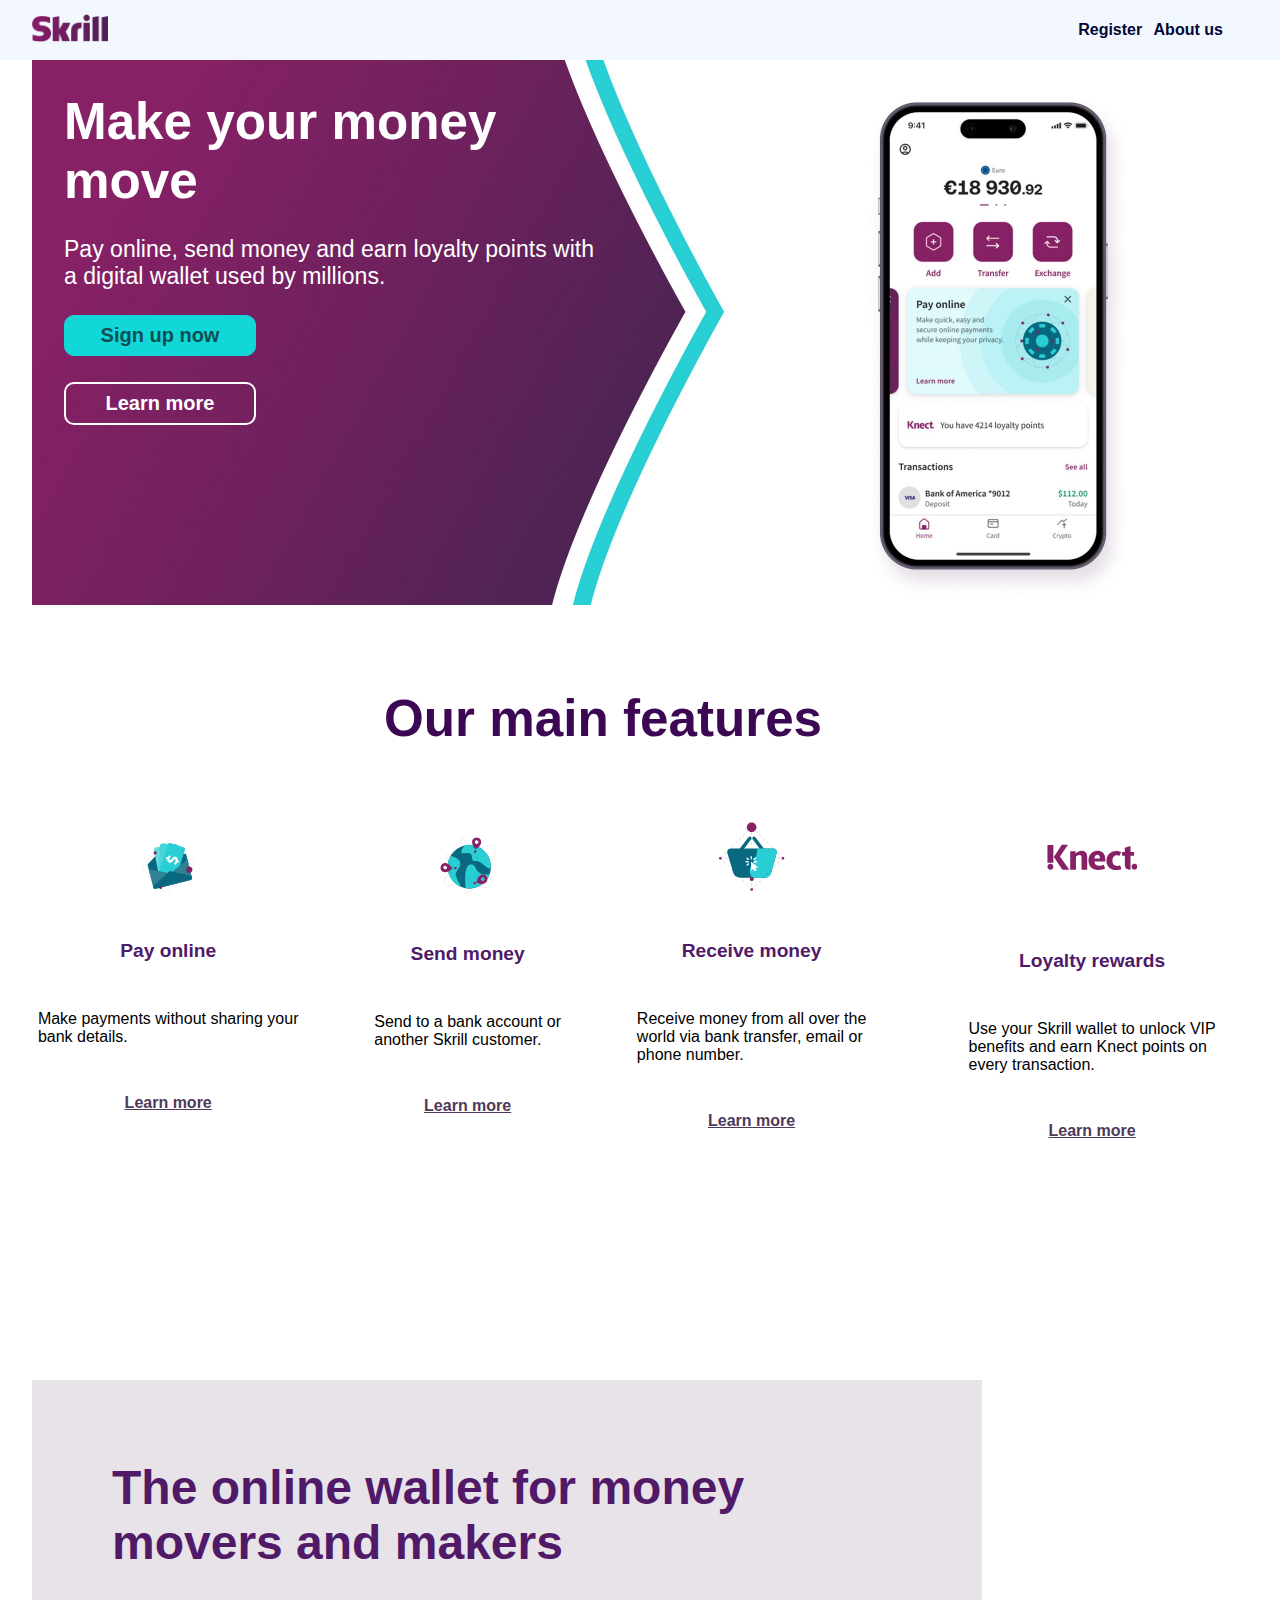
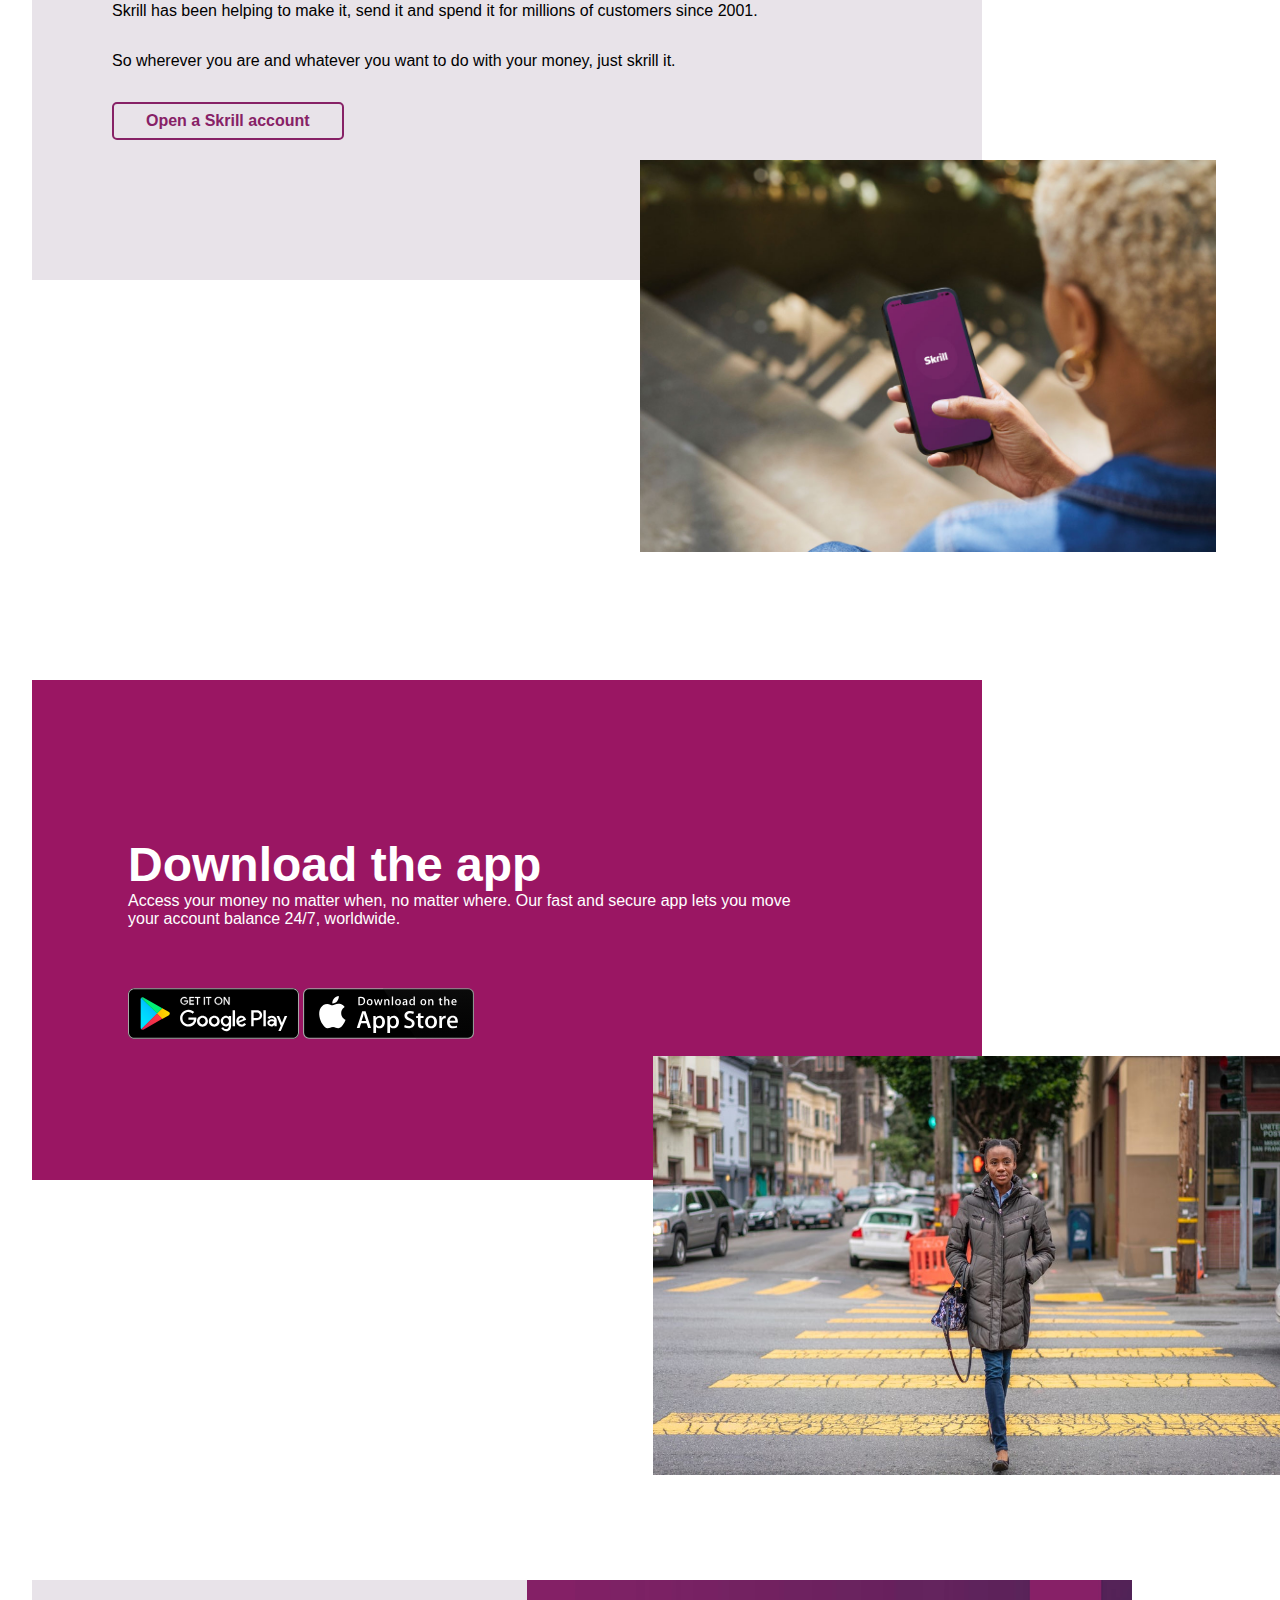
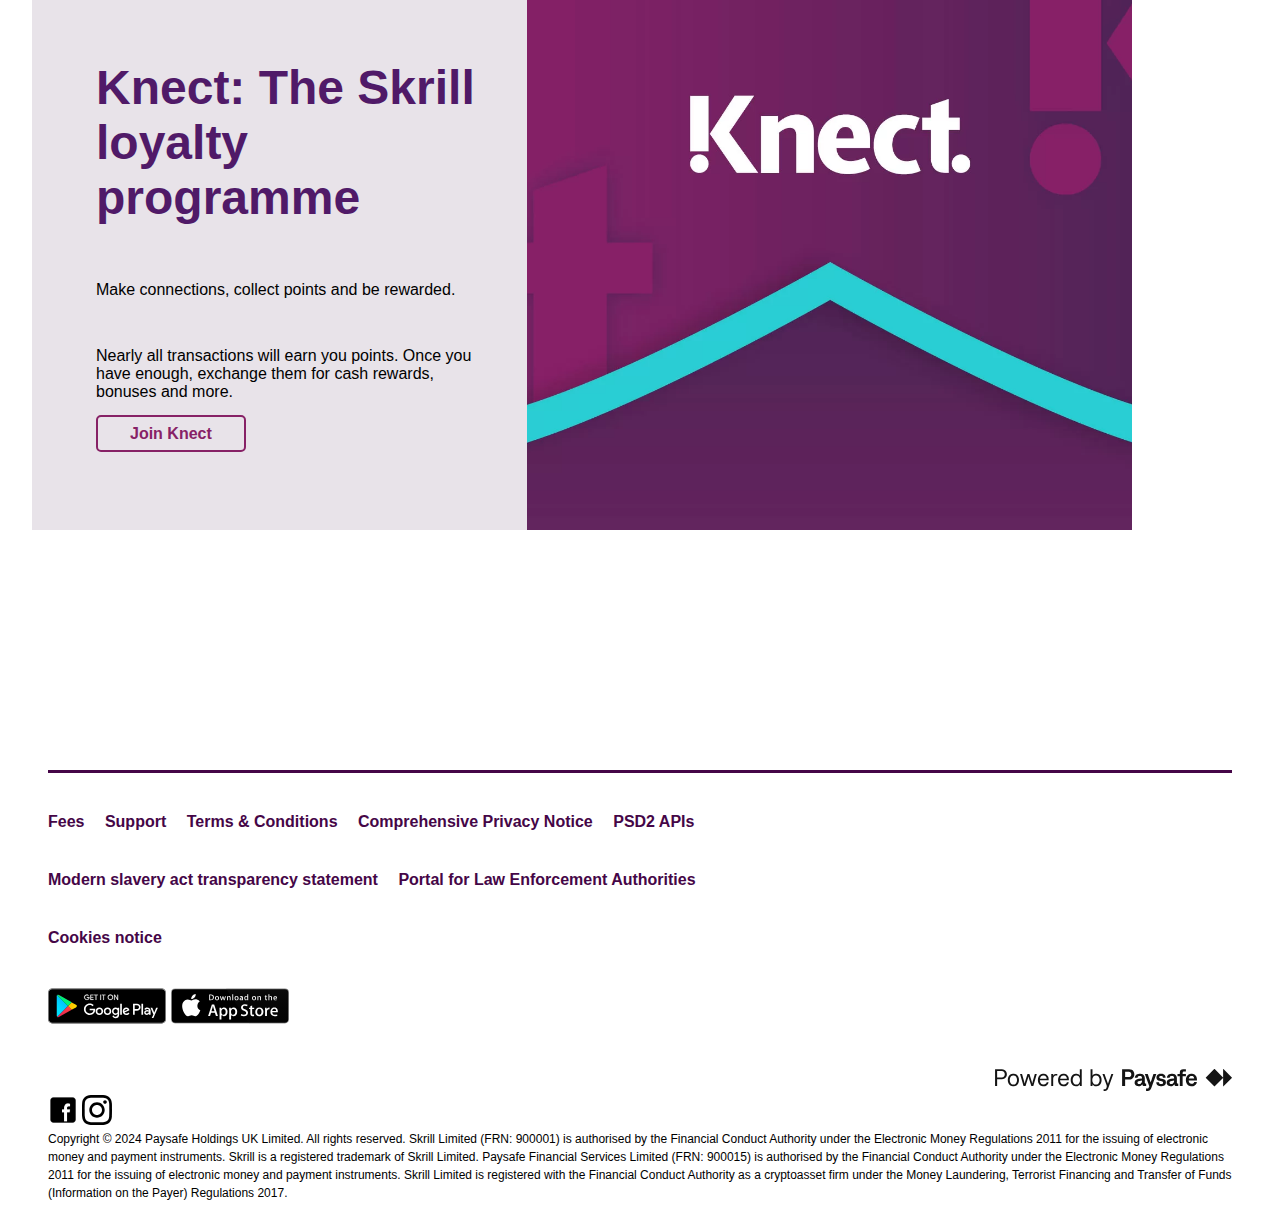
<file: index.html>
<!DOCTYPE html>
<html>
    <head>
        <link rel="stylesheet" href="./css/style.css">
        <meta charset="UTF-8">
        <meta name="viewport" content="width=device-width, inital-scale=1.0">
        <title>Online Wallet for Money Transfers & Online Payments</title>

    </head>
    <body>
        <nav>
            <div class="logo">
                <img src="./images/home-images/Skrill_logo.png" onclick="window.location.href='https://www.skrill.com'" alt="illustration" class="skrill-logo"></div>
                <div class="nav-items">
                    <a href="./login.html" class="register-item">Register</a>
                    <a href="./about-us.html" class="aboutus-item">About us</a>
                </div>
            </div>
        </nav>
        <section class="skrill">
            <div class="hero-section">
                    <img src="./images/home-images/skrillback.jpg" alt="illustration" class="skrill-background">
               <div class="section-one">
                    <h1>Make your money<br>move</h1>
                    <div class="paragraph-one">
                    <p>Pay online, send money and earn loyalty points with<br> a digital wallet used by millions.</p></div>
                    <button class="button-1" onclick="window.location.href='https://www.skrill.com'">Sign up now</button>
                    <button class="button-2" onclick="window.location.href='https://www.skrill.com'">Learn more</button>
                    </div>
                </div>
            </div>
        </section> 
        <section class="section-2">
                    <h1>Our main features</h1>
                <div class="column-two">
                    <div class="subsection-one">
                        <img src="./images/home-images/Envelop.svg" class="envelop1-image" alt="illustration">
                        <p2>Pay online</p2>
                        <p>Make payments without sharing your<br>bank details.</p>
                        <a href="https://www.skrill.com/en/pay-online/" class="learn-more">Learn more</a>
                      </div>
                     <div class="subsection-two">  
                        <img src="./images/home-images/send.svg" class="send-image" alt="illustration">
                        <p2>Send money</p2>
                        <p>Send to a bank account or<br>
                            another Skrill customer.</p>
                        <a href="https://www.skrill.com/en/transfer-money/" class="learn1-more">Learn more</a>
                     </div>
                    <div class="subsection-three">
                        <img src="./images/home-images/shopping.svg" class="shopping-image" alt="illustration">
                        <p2>Receive money</p2>
                        <p>Receive money from all over the<br>world via bank transfer, email or<br>phone number.</p>
                        <a href="https://www.skrill.com/en/transfer-money/receive-money/" class="learn2-more">Learn more</a>
                    </div>
                    <div class="subsection-four">
                        <img src="./images/home-images/knect-logo.svg" class="knect-image" alt="illustration">
                        <p2>Loyalty rewards</p2>
                        <p>Use your Skrill wallet to unlock VIP<br>benefits and earn Knect points on<br>every transaction.</p>
                        <a href="https://www.skrill.com/en/skrill-knect/" class="learn3-more">Learn more</a>
                    </div>
                </div>
        </section>
        <section class="skrill-join-us">
            <div class="join-us-box">
                <h2>The online wallet for money<br>movers and makers</h2>
                <p>Skrill has been helping to make it, send it and spend it for millions of customers since 2001.</p>
                <p>So wherever you are and whatever you want to do with your money, just skrill it.</p>
                <a href="https://account.skrill.com/wallet/account/sign-up?locale=en&_gl=1*1f9iyws*_ga*NzgxMDQ2ODIxLjE3MDk5ODY2MjM.*_ga_L8GGGYGBJ1*MTcxMjE4MDczMS41NS4xLjE3MTIxODA5MzcuMC4wLjA." class="register-skrill">Open a Skrill account</a>
        </div>
    </section>
        <div class="image-container">
            <div class="text-image">
                <img src="./images/home-images/skrillapp.jpg" alt="illustration" class="skrillapp-image">
            </div>
        </div>
    </section>
    <section class="download-app">
            <div class="download-app-box">
                <h2>Download the app</h2>
                <p>Access your money no matter when, no matter where. Our fast and secure app lets you move<br>your account balance 24/7, worldwide.</p>
                <div class="download-link">
                <img src="./images/home-images/googleplay.svg" alt="illustration" class="playstore-button"  onclick="window.location.href='https://play.google.com/'">
                <img src="./images/home-images/appstore.svg" alt="illustration" class="appstore-button" onclick="window.location.href='https://www.apple.com'"> 
            </div>
            </div>
    </section>
    <div class="sidewalk-image">
        <img src="./images/home-images/sidewalk.jpg" alt="illustration" class="sidewalk-image">
    </div>
    <section class="knect-container">
        <div class="knect-features-text">
            <h2>Knect: The Skrill<br>loyalty<br>programme</h2>
            <p>Make connections, collect points and be rewarded.</p>
            <p>Nearly all transactions will earn you points. Once you<br>have enough, exchange them for cash rewards, bonuses and more.<br></p>
            <a href="https://account.skrill.com/wallet/ng/" class="knect-join">Join Knect</a>
        </div>
            <img src="./images/home-images/knectfile.jpg" alt="illustration" class="knect-file">
       </section>
    <footer>
          <div class="footer-navigation">
            <ul>
                <li>
                 <a href="/" class="footer-fees">Fees</a>
                </li>
                <li>
                 <a href="/" class="footer-support">Support</a>
                </li>
                <li>
                    <a href="/" class="footer-terms">Terms & Conditions</a>
                </li>
                <li>
                    <a href="/" class="footer-privacy">Comprehensive Privacy Notice</a>
                </li>
                <li>
                    <a href="/" class="footer-api">PSD2 APIs</a>
                </li>
                <br>
                <li>
                    <a href="/" class="footer-statement">Modern slavery act transparency statement</a>
                </li>
                <li>
                    <a href="/" class="footer-portal">Portal for Law Enforcement Authorities</a>
                </li>
                <br>
                <li>
                    <a href="/" class="footer-cookies">Cookies notice</a>
                </li>
            </ul>
            <img src="./images/home-images/googleplay.svg" alt="illustration" onclick="window.location.href='https://play.google.com/'" class="playstore-image2">
            <img src="./images/home-images/appstore.svg" alt="illustration" onclick="window.location.href='https://www.apple.com'" class="appstore-image2">
            <img src="./images/home-images/powered02.svg" alt="illustration" class="powered-by-paysafe-image">
          <div class="social-media">
            <img src="./images/home-images/facebook.png" alt="illustration" onclick="window.location.href='https://www.facebook.com'" class="facebook-image">
            <img src="./images/home-images/instagram.svg" alt="illustration" onclick="window.location.href='https://www.instagram.com'" class="instagram-image">
        </div>
            <p3>Copyright © 2024 Paysafe Holdings UK Limited. All rights reserved. Skrill Limited (FRN: 900001) is authorised by the Financial Conduct Authority under the Electronic Money Regulations 2011 for the issuing of electronic money and payment instruments. Skrill is a registered trademark of Skrill Limited. Paysafe Financial Services Limited (FRN: 900015) is authorised by the Financial Conduct Authority under the Electronic Money Regulations 2011 for the issuing of electronic money and payment instruments. Skrill Limited is registered with the Financial Conduct Authority as a cryptoasset firm under the Money Laundering, Terrorist Financing and Transfer of Funds (Information on the Payer) Regulations 2017.</p3>
          </div>
        </div>
    </footer>
    </body>
</html>
</file>
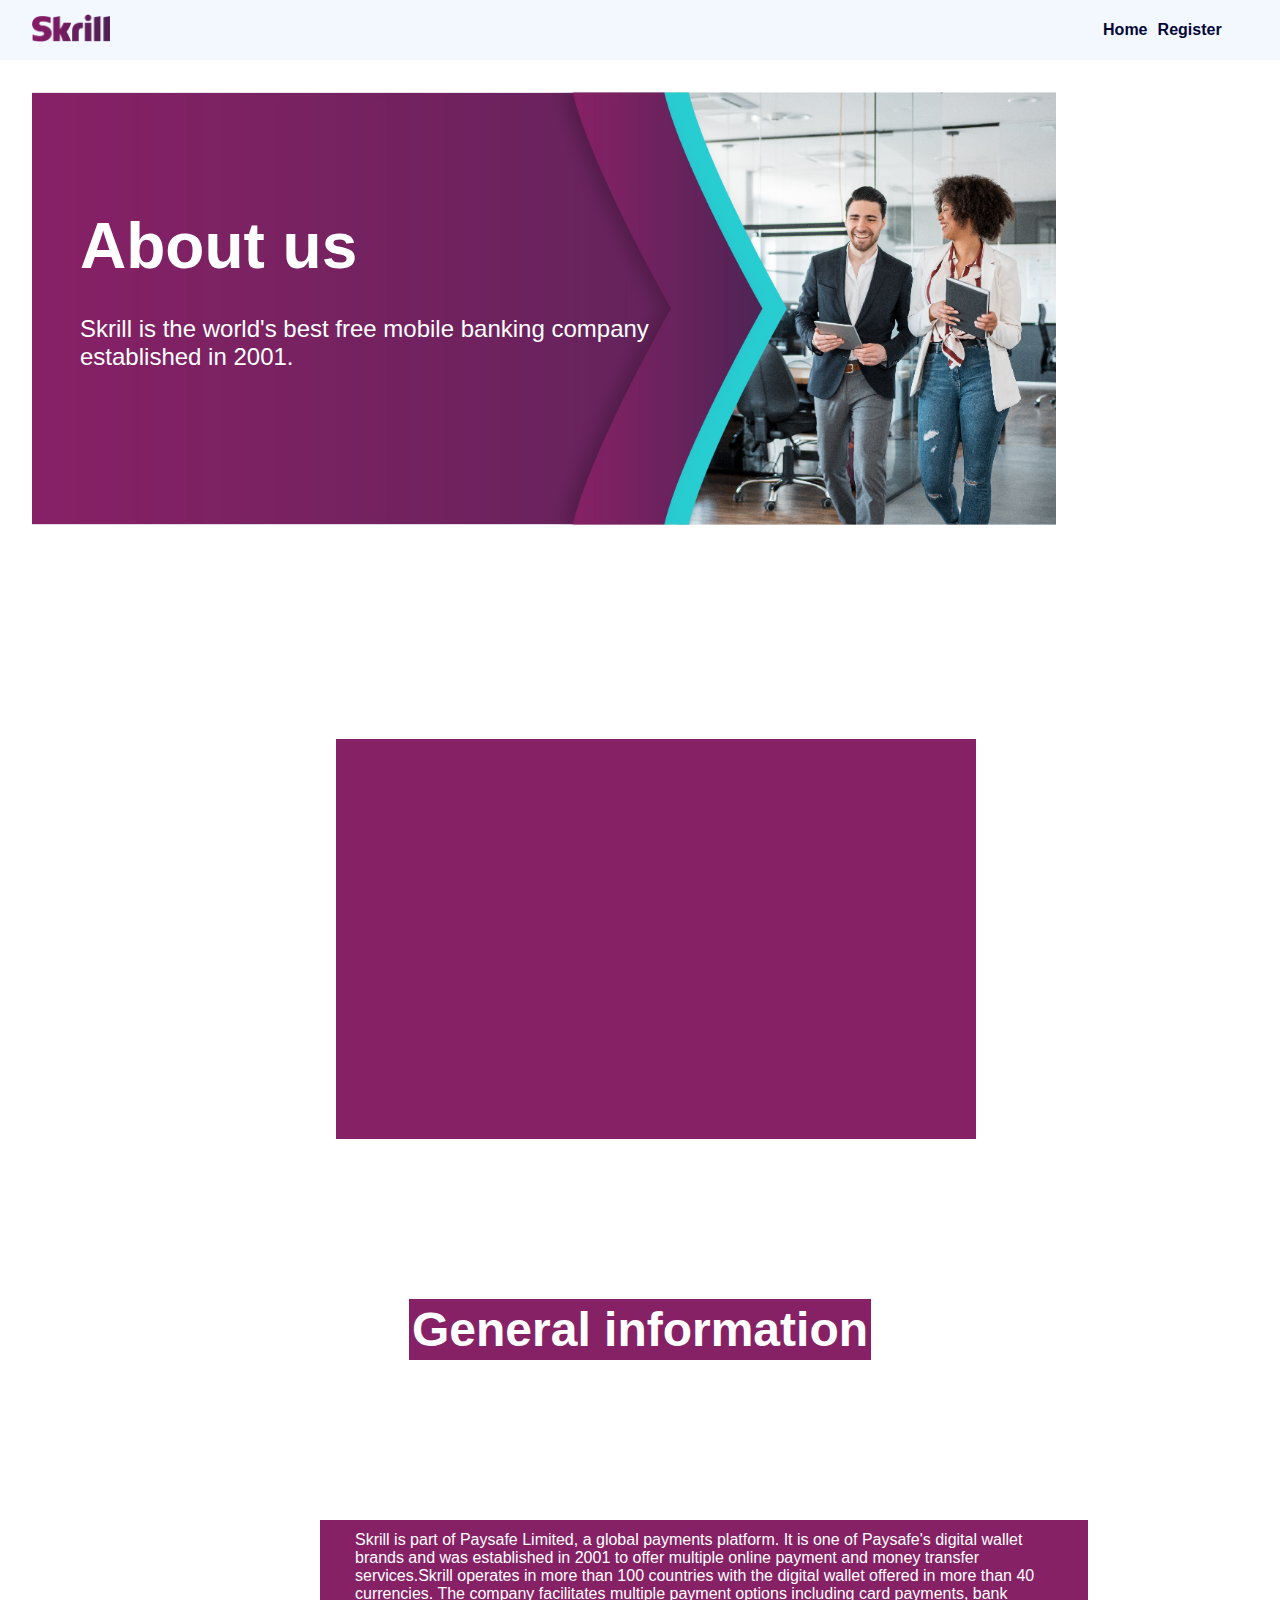
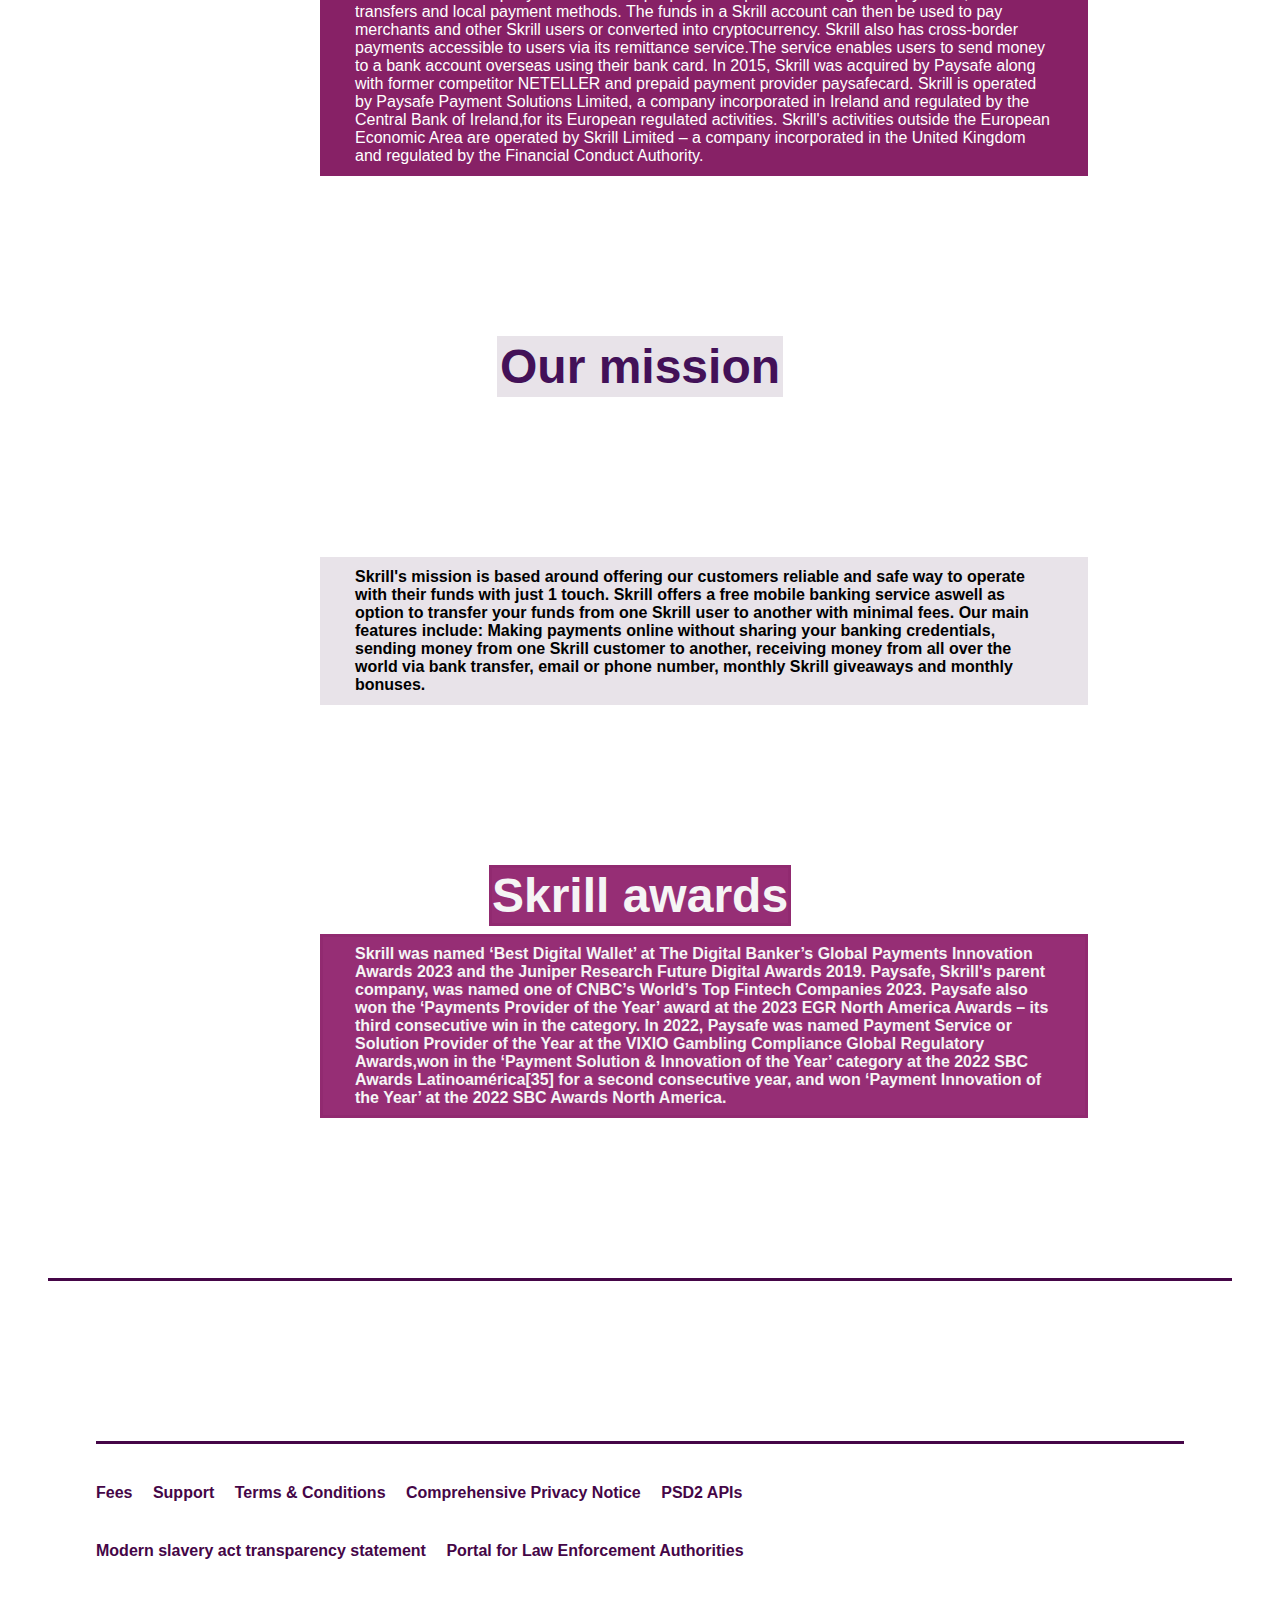
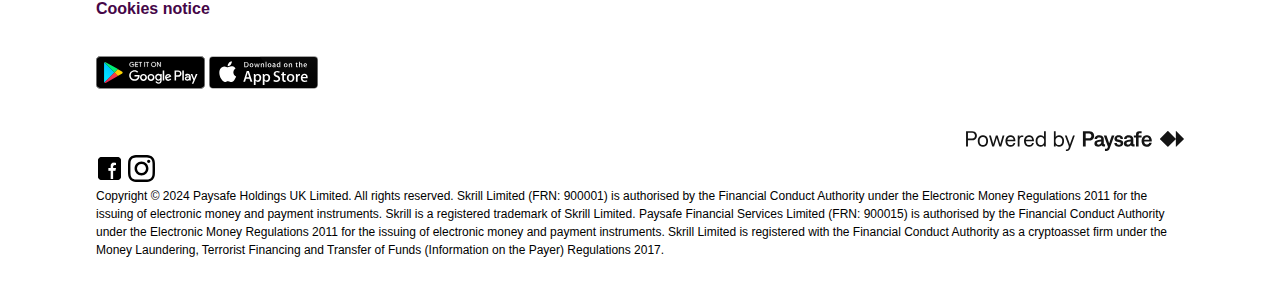
<file: about-us.html>
<!DOCTYPE html>
<html>
    <head>
        <link rel="stylesheet" href="./css/style2.css">
        <meta charset="UTF-8">
        <meta name="viewport" content="width=device-width, inital-scale=1.0">
        <title>Skrill | About us</title>
    </head>
     <nav>
        <div class="logo">
            <img src="./images/about-us-images/Skrill_logo.png" class="skrill-logo" alt="illustration">
        </div>
        <div class="nav-items">
            <a href="/" class="home-button">Home</a>
            <a href="/" class="register-button">Register</a>
        </div>
     </nav>
    <section class="skrill1">
      <div class="hero-section">
        <img src="./images/about-us-images/aboutus3.jpg" class="about-us-image" alt="illustration">
        <div class="section-one">
        <h1>About us</h1>
        <p>Skrill is the world's best free mobile banking company<br>established in 2001.</p>
    </div>
</div>
    </section>
    <section class="skrill-video">
        <div class="video-box">
            <iframe width="560" height="315" src="https://www.youtube.com/embed/Mjg90FBndhI?si=I_gVYYZzzkxzLdWo" title="YouTube video player" class="skrill-video" frameborder="0" allow="accelerometer; autoplay; clipboard-write; encrypted-media; gyroscope; picture-in-picture; web-share" referrerpolicy="strict-origin-when-cross-origin" allowfullscreen></iframe>
        </div>
    </section>
    <section class="general-info">
        <h1>General information</h1>
        <p>Skrill is part of Paysafe Limited, a global payments platform. It is one of Paysafe's digital wallet brands and was established in 2001 to offer multiple online payment and money transfer services.Skrill operates in more than 100 countries with the digital wallet offered
            in more than 40 currencies. The company facilitates multiple payment options including card payments, bank transfers and local payment methods. The funds in a Skrill account can then be used to pay merchants and other Skrill users or converted into cryptocurrency. Skrill also has cross-border payments accessible to users via its remittance service.The service enables users to send money to a bank account overseas using their bank card. In 2015, Skrill was acquired by Paysafe along with former competitor NETELLER and prepaid payment provider paysafecard. Skrill is operated by Paysafe Payment Solutions Limited, a company incorporated in Ireland and regulated by the Central Bank of Ireland,for its European regulated activities. Skrill's activities outside the European Economic Area are operated by Skrill Limited – a company incorporated in the United Kingdom and regulated by the Financial Conduct Authority.</p>
    </section>
    <section class="additional-content">
        <h1>Our mission</h1>
        <p>Skrill's mission is based around offering our customers reliable and safe way to operate with their funds with just 1 touch.
            Skrill offers a free mobile banking service aswell as option to transfer your funds from one Skrill user to another with minimal fees.
            Our main features include: Making payments online without sharing your banking credentials, sending money from one Skrill customer to another, receiving money from all over the world via bank transfer, email or phone number, monthly Skrill giveaways and monthly bonuses.
            </p>
    </section>
    <section class="skrill-awards-info">
        <h1>Skrill awards</h1>
        <p>Skrill was named ‘Best Digital Wallet’ at The Digital Banker’s Global Payments Innovation Awards 2023 and the Juniper Research Future Digital Awards 2019. Paysafe, Skrill's parent company, was named one of CNBC’s World’s Top Fintech Companies 2023. Paysafe also won the ‘Payments Provider of the Year’ award at the 2023 EGR North America Awards – its third consecutive win in the category. In 2022, Paysafe was named Payment Service or Solution Provider of the Year at the VIXIO Gambling Compliance Global Regulatory Awards,won in the ‘Payment Solution & Innovation of the Year’ category at the 2022 SBC Awards Latinoamérica[35] for a second consecutive year, and won ‘Payment Innovation of the Year’ at the 2022 SBC Awards North America.</p>
    </section>
    <footer>
        <footer>
            <div class="footer-navigation">
              <ul>
                  <li>
                   <a href="/" class="footer-fees">Fees</a>
                  </li>
                  <li>
                   <a href="/" class="footer-support">Support</a>
                  </li>
                  <li>
                      <a href="/" class="footer-terms">Terms & Conditions</a>
                  </li>
                  <li>
                      <a href="/" class="footer-privacy">Comprehensive Privacy Notice</a>
                  </li>
                  <li>
                      <a href="/" class="footer-api">PSD2 APIs</a>
                  </li>
                  <br>
                  <li>
                      <a href="/" class="footer-statement">Modern slavery act transparency statement</a>
                  </li>
                  <li>
                      <a href="/" class="footer-portal">Portal for Law Enforcement Authorities</a>
                  </li>
                  <br>
                  <li>
                      <a href="/" class="footer-cookies">Cookies notice</a>
                  </li>
              </ul>
              <img src="./images/about-us-images/googleplay.svg" alt="illustration" onclick="window.location.href='https://play.google.com/'" class="playstore-image2">
              <img src="./images/about-us-images/appstore.svg" alt="illustration" onclick="window.location.href='https://www.apple.com'" class="appstore-image2">
              <img src="./images/about-us-images/powered02.svg" alt="illustration" class="powered-by-paysafe-image">
            <div class="social-media">
              <img src="./images/about-us-images/facebook.png" alt="illustration" onclick="window.location.href='https://www.facebook.com'" class="facebook-image">
              <img src="./images/about-us-images/instagram.svg" alt="illustration" onclick="window.location.href='https://www.instagram.com'" class="instagram-image">
          </div>
          <p3>Copyright © 2024 Paysafe Holdings UK Limited. All rights reserved. Skrill Limited (FRN: 900001) is authorised by the Financial Conduct Authority under the Electronic Money Regulations 2011 for the issuing of electronic money and payment instruments. Skrill is a registered trademark of Skrill Limited. Paysafe Financial Services Limited (FRN: 900015) is authorised by the Financial Conduct Authority under the Electronic Money Regulations 2011 for the issuing of electronic money and payment instruments. Skrill Limited is registered with the Financial Conduct Authority as a cryptoasset firm under the Money Laundering, Terrorist Financing and Transfer of Funds (Information on the Payer) Regulations 2017.</p3>
          </div>
        </div>
    </footer>
    </body>
</html>
</file>
<file: css/style.css>
*{
    box-sizing:border-box;
    font-family:sans-serif;
    margin:0;
    padding:0;
}
body{
    overflow-x:hidden;
    width:100%;
}
nav{
    height:60px;
    display:flex;
    justify-content:space-between;
    align-items:center;
    text-wrap:nowrap;
    background-color:#F3F8FF;
    padding-right:5%;
    font-size:1em;
}
nav a{
    text-decoration:none;
    font-weight:bold;
    color:#030637;
    padding-right:5%;
}
nav a:hover{
    cursor:pointer;
}
.skrill-logo{
    width:10%;
    padding-left:2rem;
}
.skrill-logo:hover{
    cursor:pointer;
}
.hero-section{
    position:relative;
}
.skrill-background{
    width:100%;
    margin-left:2rem;
}
h1{
    font-size:4vw;
    color:white;
}
.paragraph-one{
    font-size:1.8vw;
    color:white;
}
.section-one{
    position:absolute; top:2rem; left:4rem;
    display:flex;
    flex-direction:column;
    gap:2vw;
    justify-content:flex-start;
    align-items:left;
    text-align:left;
}
.button-1{
    font-weight:bold;
    color:#0e5050;
    border-color:#11d7d8;
    background-color:#11d7d8;
    border-style:solid;
    border-radius:10px;
    border-width:1px;
    font-size:20px;
    z-index:1;
    padding: 0.5rem;
    width:12rem;
}
.button-1:hover{
    cursor:pointer;
    background-color:#0eb1b1;
    border-color:#0eb1b1;
}
.button-2{
    color:white;
    font-weight:bold;
    border-color:white;
    background-color: transparent;
    border-style:solid;
    border-radius:10px;
    border-width:2px;
    font-size:20px;
    z-index:1;
    padding:0.5rem 2rem;
    width:12rem;
}
.button-2:hover{
    cursor:pointer;
    background-color:rgba(240, 255, 255, 0.178);
    border-color:azure;
}
.section-2 h1{
    font-size:4vw;
    color:#3C0753;
    margin-left:2rem;
    text-wrap:nowrap;
    margin:0 30%;
    margin-top:2rem;
    margin-bottom:4rem;
}
.column-two img{
    width:30%;
    margin:0 30%;
}
.section-2{
    margin-top:5rem;
    margin-bottom:15rem;
}
.column-two p2{
    font-size:1.2rem;
    font-weight:bold;
    color:#501a68;
    
}
.column-two{
    display:flex;
    align-items:center;
    justify-content:space-around;
}
.subsection-one{
    display:flex;
    flex-direction:column;
    align-items:center;
    gap:3rem;
}
.subsection-one img{
    width:20%;
}
.subsection-two{
    display:flex;
    flex-direction:column;
    align-items:center;
    gap:3rem;
}
.subsection-three{
    display:flex;
    flex-direction:column;
    align-items:center;
    gap:3rem;
}
.subsection-four{
    display:flex;
    flex-direction:column;
    align-items:center;
    gap:3rem;
}
.column-two a{
    font-weight:bold;
    color:#4f395a;
}
.column-two a:hover{
    color:#361447;
}
.join-us-box{
    display:flex;
    align-items:flex-start;
    flex-direction:column;
    width:950px;
    height:500px;
    background-color:#e8e3e9;
    margin-left:2rem;
    padding-left:5rem;
    padding-top:5rem;
}
.join-us-box h2{
    color:#501a68;
    font-size:3rem;
    align-items:center;
}
.join-us-box p{
    padding-top:2rem;
}
.join-us-box a{
    margin-top:2rem;
    font-weight:bold;
    text-decoration:none;
    border-style:solid;
    border-radius:5px;
    border-width:2px;
    color:#872166;
    padding:0.5rem 2rem;
}
.join-us-box a:hover{
    background-color:#fffeff65;
}
.skrillapp-image{
    position:absolute; top:110rem; left:50%;
    width:45%;
}
.download-app-box{
    color:white;
    display:flex;
    flex-direction:column;
    justify-content:center;
    background-color:#9A1663;
    width:950px;
    height:500px;
    margin-top:25rem;
    margin-bottom:15rem;
    margin-left:2rem;
    padding-left:6rem;
    padding-top:5rem;
}
.download-app-box h2{
    font-size:3rem;
}
.download-app-box img{
    width:20%;
}
.download-link{
    display:inline;
}
.download-app-box img:hover{
    cursor:pointer;
}
.sidewalk-image{
    width:70%;
    position:absolute; left:30%; top:83rem;
}
.knect-container{
    display:flex;
    background-color:#e8e3e9;
    width:1100px;
    height:550px;
    margin-top:25rem;
    margin-bottom:15rem;
    margin-left:2rem;
}
.knect-container h2{
    font-size:3rem;
    color:#501a68;
    margin-bottom:2rem;
}
.knect-container img{
    width:55%;
    height: 100%;
    object-fit: cover;
    transform: none;
    margin-left:3rem;
}
.knect-features-text{
    padding-left:4rem;
    padding-top:5rem;
}
.knect-features-text p{
    padding-top:1.5rem;
    padding-bottom:1.5rem;
}
.knect-features-text a{
    font-weight:bold;
    text-decoration:none;
    border-style:solid;
    border-radius:5px;
    border-width:2px;
    padding:0.5rem 2rem;
    color:#872166;
}
.knect-features-text a:hover{
    background-color:#ffffff8a;
}
footer{
    border-color:#450647;
    margin-left:3rem;
    margin-right:3rem;
    border-style:solid;
    border-left-style:none;
    border-right-style:none;
    border-bottom-style:none;
}
li{
    display:inline-block;
    align-items:center;
    font-size: 16px;
    font-weight:bold;
    margin-bottom:0rem;
    padding-top:3rem;
    line-height:1px;
}
li a{
    text-decoration:none;
    color:#450647;
    padding-right:1rem;
}
li a:hover{
    color:#3C0753;
    border-bottom-style:solid;
    border-bottom-width:2px;
    padding:0rem;
}
.playstore-image2{
    width:10%;
}
.appstore-image2{
    width:10%;
}
.playstore-image2:hover{
    cursor:pointer;
}
.appstore-image2:hover{
    cursor:pointer;
}
.powered-by-paysafe-image{
    width:20%;
    margin:0 80%;
}
.social-media img{
width:2.5%;
}
footer p3{
    font-size:12px;
    margin-top:2rem;
    padding-bottom:2rem;
}
@media only screen and (max-width: 769px){
    nav{
        width:75rem;
        height:8rem;

    }
    nav a{
        font-size:2rem;
    }
    .nav-items{
        margin-right:10rem;
    }
    .skrill-logo{
        width:20%;
    }
    .skrill-background{
        display:none;
    }
    .hero-section{
        position:absolute; left:13rem;
    }
    .section-one button{
        margin:0 auto;
        font-size:2rem;
    }
    .button-2{
        display:none;
    }
    h1{
        font-size:5rem;
        text-wrap:nowrap;
        text-align:center;
        color:#3C0753;
    }
    .section-2{
        margin-top:40rem;

    }
    .section-2 h1{
        margin-left:17rem;
        font-size:5rem;
    }
    .column-two{
        display:flex;
        flex-direction:column;
        margin-left:35rem;
        margin-top:15rem;
    }
    .column-two img{
        width:70%;
    }
    .column-two p2{
        font-size:2rem;
        text-wrap:nowrap;
    }
    .column-two p{
        text-wrap:nowrap;
        font-size:1.5rem;
    }
    .column-two a{
        display:none;
    }
    .skrillapp-image{
        display:none;
    }
    .sidewalk-image{
        display:none;
    }
    .join-us-box{
        margin:0 22.5%;
        width:60rem;
        height:50rem;
        background-color:#f1f1f1;
    }
    .join-us-box h2{
        font-size:4rem;
        text-align:center;
    }
    .join-us-box p{
        display:none;
    }
    .join-us-box a{
        font-size:4rem;
        margin-top:10rem;
        margin-left:1rem;
        padding:3rem 3rem;
        border-radius:20px;
        border-width:5px;
        background-color:#872166;
        color:white;
    }
    .download-app-box{
        margin:0 22%;
        margin-top:15rem;
        width:60rem;
        height:50rem;
    }
    .download-app-box h2{
        font-size:5.5rem;
        text-wrap:nowrap;
        margin-bottom:5rem;
    }
    .download-app-box p{
      display:none;
    }
    .download-app-box img{
        width:40%;
        margin-left:1rem;
        margin-bottom:5rem;
    }
    .knect-container{
        margin-left:4rem;
    }
    .knect-container h2{
        font-size:3rem;
    }
    .knect-container p{
        display:none;
    }
    .knect-container a{
        border-width:5px;
        border-radius:20px;
        font-size:3rem;
    }
    footer{
        border:none;
    }
    li{
        font-size:2rem;
        text-wrap:nowrap;
    flex-wrap: wrap;
    display: flex;
    margin-bottom:1rem;
    }
    ul{
        margin-bottom:10rem;
    }

    .footer-navigation img{
        display:none;
    }
    footer p3{
        font-size:3vw;
    }
    .footer-navigation{
      width:70rem;
    }

}
</file>
<file: css/style2.css>
*{
    box-sizing:border-box;
    font-family:sans-serif;
    margin:0;
    padding:0;
}
body{
    overflow-x:hidden;
    width:100%;
}
nav{
    height:60px;
    display:flex;
    justify-content:space-between;
    align-items:center;
    text-wrap:nowrap;
    background-color:#F3F8FF;
    padding-right:5%;
    font-size:1em;
}
nav a{
    text-decoration:none;
    font-weight:bold;
    color:#030637;
    padding-right:5%;
}
nav a:hover{
    cursor:pointer;
}
.skrill-logo{
    width:10%;
    padding-left:2rem;
}
.skrill-logo:hover{
    cursor:pointer;
}
.hero-section{
    position:relative;
}
.hero-section img{
    width:80%;
    margin-left:2rem;
    margin-top:2rem;
}
.section-one{
    position:relative; bottom:20rem; left:5rem;
    display:flex;
    flex-direction:column;
}
.section-one h1{
    font-size:4rem;
    color:white;
    padding-bottom:2rem;
}
.section-one p{
    font-size:1.5rem;
    color:white;
}
.video-box{
    height:25rem;
    width:40rem;
    background-color:#872166;
    margin:0 auto;
}
.skrill-video{
    margin-left:2rem;
    margin-top:3rem;
}
.general-info{
    display:flex;
    flex-direction:column;
}
.general-info h1{
    font-size:3rem;
    margin:0 auto;
    margin-top:10rem;
    margin-bottom:10rem;
    border-style:solid;
    border-color:#872166;
    background-color:#872166;
    color:white;
}

.general-info p{
    width:60%;
    border-style:solid;
    margin-left:20rem;
    padding:0.5rem 2rem;
    border-color:#872166;
    background-color:#872166;
    color:white;
}
.additional-content{
    display:flex;
    flex-direction:column;
}
.additional-content h1{
    font-size:3rem;
    margin:0 auto;
    margin-top:10rem;
    margin-bottom:10rem;
    border-style:solid;
    border-color:#e8e3e9;
    background-color:#e8e3e9;
    color:#431158;
}
.additional-content p{
    width:60%;
    border-style:solid;
    margin-left:20rem;
    padding:0.5rem 2rem;
    border-color:#e8e3e9;
    background-color:#e8e3e9;
    color:black;
    font-weight:bold;
}
.skrill-awards-info{
    display:flex;
    flex-direction:column;
}
.skrill-awards-info h1{
    font-size:3rem;
    border-style:solid;
    border-color:#912a70;
    background-color:#962e75;
    color:whitesmoke;
    margin:0 auto;
    margin-top:10rem;
    margin-bottom:0.5rem;
}
.skrill-awards-info p{
    width:60%;
    border-style:solid;
    margin-left:20rem;
    padding:0.5rem 2rem;
    border-color:#912a70;
    background-color:#962e75;
    color:whitesmoke;
    font-weight:bold;
}
footer{
    border-color:#450647;
    margin-left:3rem;
    margin-right:3rem;
    margin-top:10rem;
    border-style:solid;
    border-left-style:none;
    border-right-style:none;
    border-bottom-style:none;
}
li{
    display:inline-block;
    align-items:center;
    font-size: 16px;
    font-weight:bold;
    margin-bottom:0rem;
    padding-top:3rem;
    line-height:1px;
}
li a{
    text-decoration:none;
    color:#450647;
    padding-right:1rem;
}
li a:hover{
    color:#3C0753;
    border-bottom-style:solid;
    border-bottom-width:2px;
    padding:0rem;
}
.playstore-image2{
    width:10%;
}
.appstore-image2{
    width:10%;
}
.playstore-image2:hover{
    cursor:pointer;
}
.appstore-image2:hover{
    cursor:pointer;
}
.powered-by-paysafe-image{
    width:20%;
    margin:0 80%;
}
.social-media img{
width:2.5%;
}
footer p3{
    font-size:12px;
    margin-top:2rem;
    padding-bottom:2rem;
}
</file>
